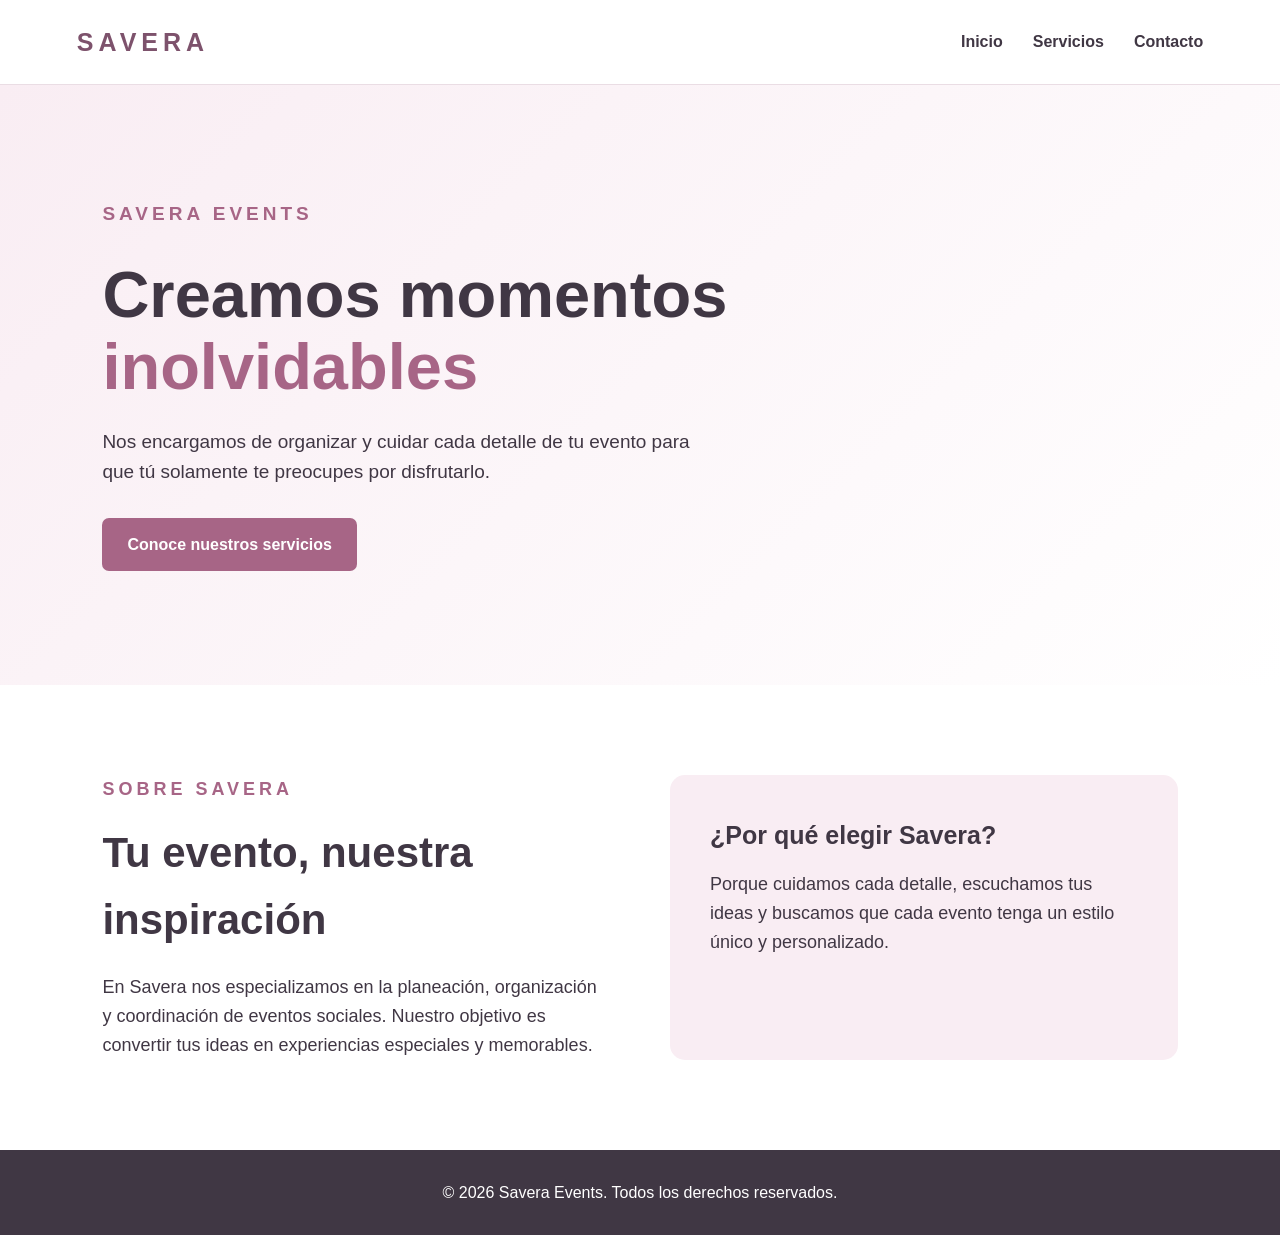
<file: index.html>
<!DOCTYPE html>
<html lang="es-MX">

<head>
    <meta charset="UTF-8">
    <meta name="viewport" content="width=device-width, initial-scale=1.0">
    <title>Savera | Organización de Eventos</title>

    <link rel="stylesheet" href="style.css">
</head>

<body>

    <header>
        <nav class="navbar">
            <div class="logo">SAVERA</div>

            <ul class="nav-links">
                <li><a href="index.html">Inicio</a></li>
                <li><a href="servicios.html">Servicios</a></li>
                <li><a href="contacto.html">Contacto</a></li>
            </ul>
        </nav>
    </header>

    <main>

        <section class="hero">
            <div class="hero-content">
                <p class="small-title">SAVERA EVENTS</p>

                <h1>
                    Creamos momentos
                    <span>inolvidables</span>
                </h1>

                <p>
                    Nos encargamos de organizar y cuidar cada detalle
                    de tu evento para que tú solamente te preocupes
                    por disfrutarlo.
                </p>

                <a href="servicios.html" class="btn">
                    Conoce nuestros servicios
                </a>
            </div>
        </section>

        <section class="about">
            <div>
                <p class="small-title">SOBRE SAVERA</p>

                <h2>
                    Tu evento, nuestra inspiración
                </h2>

                <p>
                    En Savera nos especializamos en la planeación,
                    organización y coordinación de eventos sociales.
                    Nuestro objetivo es convertir tus ideas en
                    experiencias especiales y memorables.
                </p>
            </div>

            <div class="about-box">
                <h3>¿Por qué elegir Savera?</h3>

                <p>
                    Porque cuidamos cada detalle, escuchamos tus ideas
                    y buscamos que cada evento tenga un estilo único
                    y personalizado.
                </p>
            </div>
        </section>

    </main>

    <footer>
        <p>© 2026 Savera Events. Todos los derechos reservados.</p>
    </footer>

    <script src="inicio.js"></script>

</body>
</html>
</file>
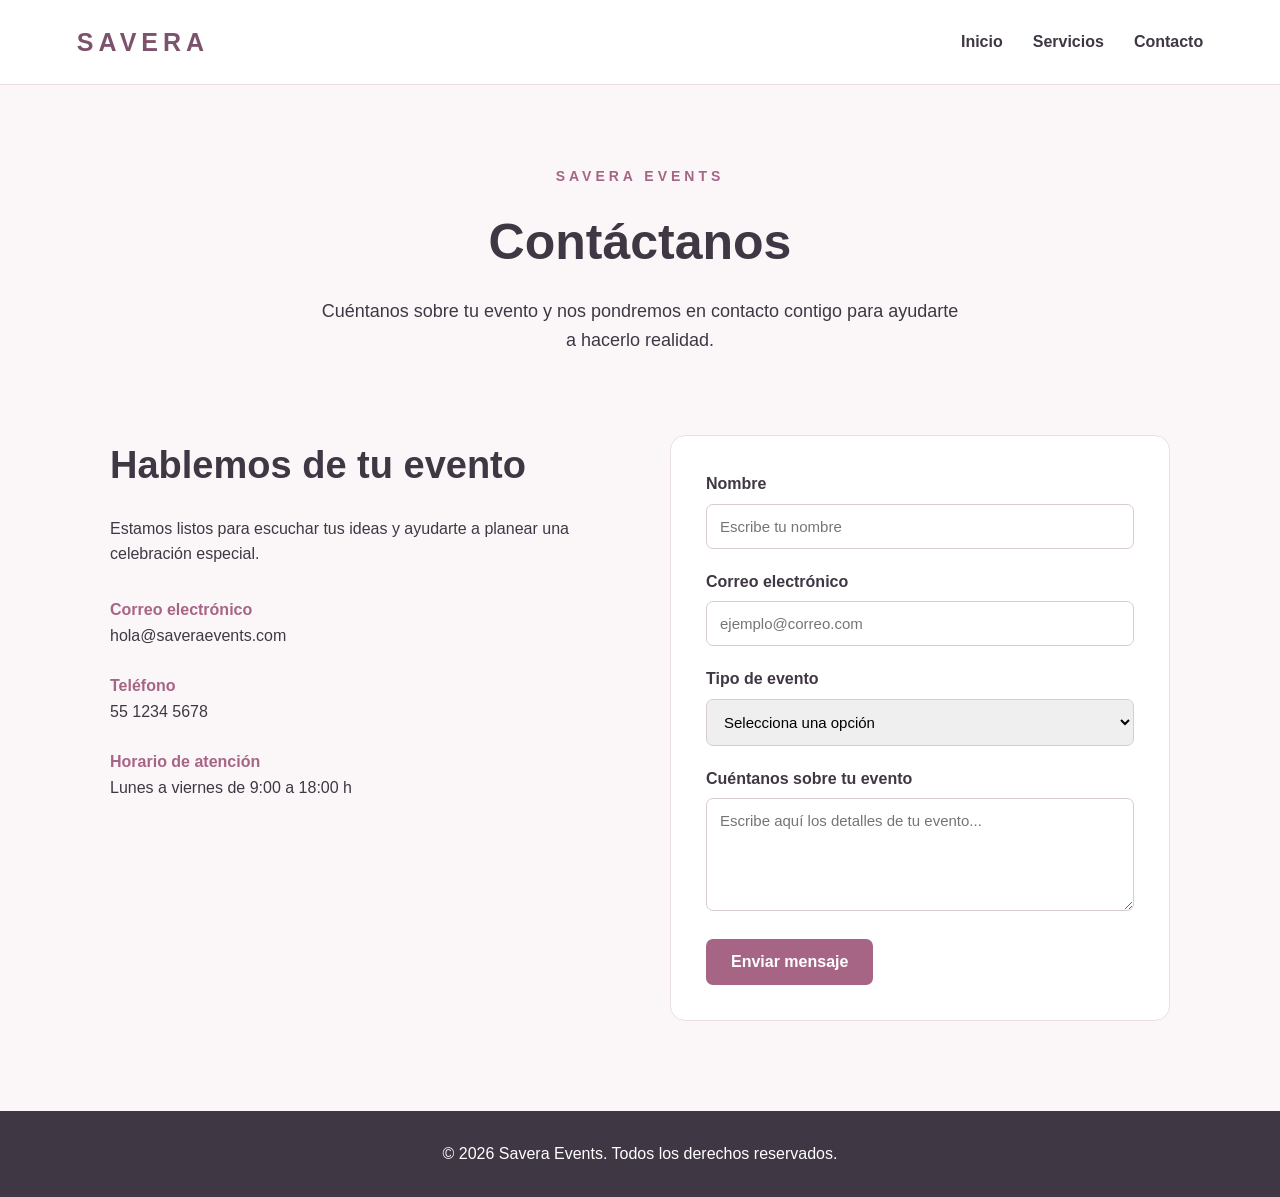
<file: contacto.html>
<!DOCTYPE html>
<html lang="es-MX">

<head>
    <meta charset="UTF-8">
    <meta name="viewport" content="width=device-width, initial-scale=1.0">

    <title>Savera | Contacto</title>

    <link rel="stylesheet" href="style.css">
</head>

<body>

    <header>
        <nav class="navbar">
            <div class="logo">SAVERA</div>

            <ul class="nav-links">
                <li><a href="index.html">Inicio</a></li>
                <li><a href="servicios.html">Servicios</a></li>
                <li><a href="contacto.html">Contacto</a></li>
            </ul>
        </nav>
    </header>

    <main>

        <section class="page-header">

            <p class="small-title">SAVERA EVENTS</p>

            <h1>Contáctanos</h1>

            <p>
                Cuéntanos sobre tu evento y nos pondremos en contacto
                contigo para ayudarte a hacerlo realidad.
            </p>

        </section>

        <section class="contact-section">

            <div class="contact-info">

                <h2>Hablemos de tu evento</h2>

                <p>
                    Estamos listos para escuchar tus ideas y ayudarte
                    a planear una celebración especial.
                </p>

                <div class="contact-item">
                    <strong>Correo electrónico</strong>
                    <p>hola@saveraevents.com</p>
                </div>

                <div class="contact-item">
                    <strong>Teléfono</strong>
                    <p>55 1234 5678</p>
                </div>

                <div class="contact-item">
                    <strong>Horario de atención</strong>
                    <p>Lunes a viernes de 9:00 a 18:00 h</p>
                </div>

            </div>

            <form id="contact-form" class="contact-form">

                <label for="nombre">Nombre</label>
                <input
                    type="text"
                    id="nombre"
                    name="nombre"
                    placeholder="Escribe tu nombre"
                    required
                >

                <label for="correo">Correo electrónico</label>
                <input
                    type="email"
                    id="correo"
                    name="correo"
                    placeholder="ejemplo@correo.com"
                    required
                >

                <label for="evento">Tipo de evento</label>
                <select id="evento" name="evento" required>

                    <option value="">
                        Selecciona una opción
                    </option>

                    <option value="boda">
                        Boda
                    </option>

                    <option value="cumpleanos">
                        Cumpleaños
                    </option>

                    <option value="graduacion">
                        Graduación
                    </option>

                    <option value="evento-social">
                        Evento social
                    </option>

                    <option value="otro">
                        Otro
                    </option>

                </select>

                <label for="mensaje">Cuéntanos sobre tu evento</label>

                <textarea
                    id="mensaje"
                    name="mensaje"
                    rows="5"
                    placeholder="Escribe aquí los detalles de tu evento..."
                    required
                ></textarea>

                <button type="submit" class="btn">
                    Enviar mensaje
                </button>

            </form>

        </section>

    </main>

    <footer>
        <p>© 2026 Savera Events. Todos los derechos reservados.</p>
    </footer>

    <script src="contacto.js"></script>

</body>
</html>
</file>
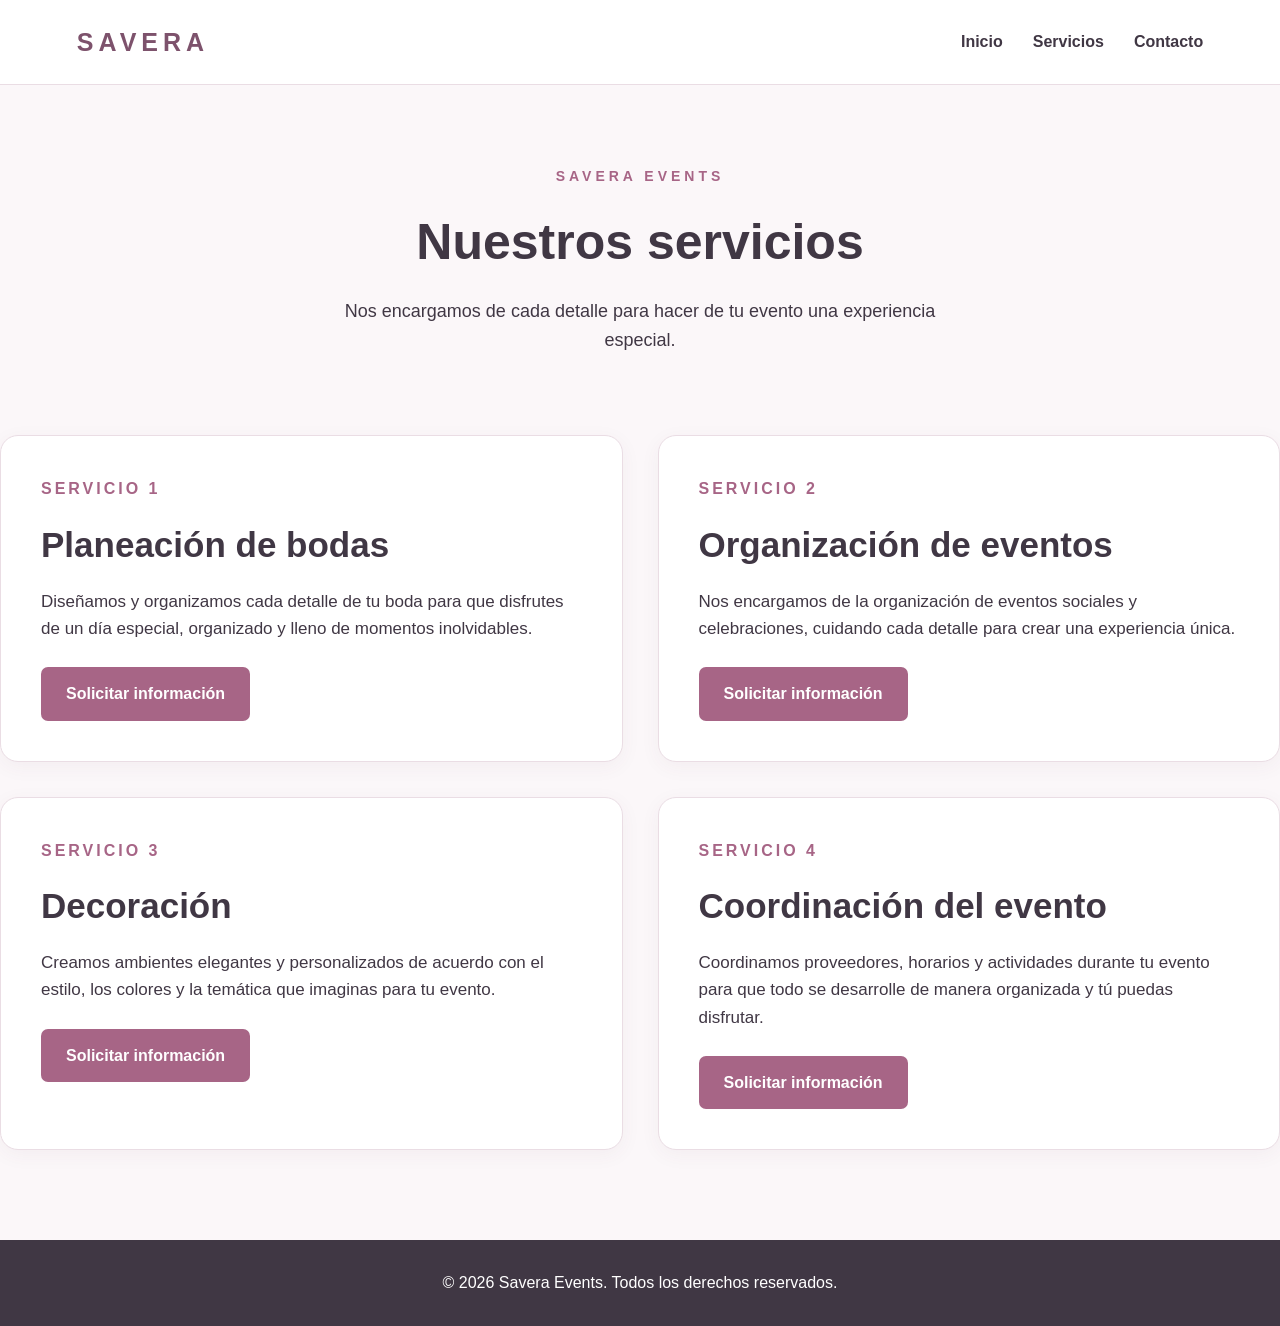
<file: servicios.html>
<!DOCTYPE html>
<html lang="es-MX">

<head>
    <meta charset="UTF-8">
    <meta name="viewport" content="width=device-width, initial-scale=1.0">

    <title>Savera | Servicios</title>

    <link rel="stylesheet" href="style.css">
</head>

<body>

    <header>
        <nav class="navbar">
            <div class="logo">SAVERA</div>

            <ul class="nav-links">
                <li><a href="index.html">Inicio</a></li>
                <li><a href="servicios.html">Servicios</a></li>
                <li><a href="contacto.html">Contacto</a></li>
            </ul>
        </nav>
    </header>

    <main>

        <section class="page-header">

            <p class="small-title">SAVERA EVENTS</p>

            <h1>Nuestros servicios</h1>

            <p>
                Nos encargamos de cada detalle para hacer de tu evento
                una experiencia especial.
            </p>

        </section>

        <section class="services-container" id="services-container">
        </section>

    </main>

    <footer>
        <p>© 2026 Savera Events. Todos los derechos reservados.</p>
    </footer>

    <script src="servicios.js"></script>

</body>
</html>
</file>
<file: style.css>
* {
    margin: 0;
    padding: 0;
    box-sizing: border-box;
}

body {
    font-family: Arial, Helvetica, sans-serif;
    background-color: #fbf7f9;
    color: #403744;
    line-height: 1.6;
}

/* NAVBAR */

.navbar {
    width: 100%;
    padding: 22px 6%;
    display: flex;
    justify-content: space-between;
    align-items: center;
    background-color: white;
    border-bottom: 1px solid #eadde4;
}

.logo {
    font-size: 25px;
    font-weight: bold;
    letter-spacing: 5px;
    color: #7d526c;
}

.nav-links {
    display: flex;
    gap: 30px;
    list-style: none;
}

.nav-links a {
    text-decoration: none;
    color: #403744;
    font-weight: 600;
}

.nav-links a:hover {
    color: #a76586;
}

/* HERO */

.hero {
    min-height: 600px;
    display: flex;
    align-items: center;
    padding: 80px 8%;
    background: linear-gradient(
        135deg,
        #f9edf3,
        #fff
    );
}

.hero-content {
    max-width: 700px;
}

.small-title {
    color: #a76586;
    font-size: 14px;
    font-weight: bold;
    letter-spacing: 4px;
    margin-bottom: 15px;
}

.hero h1 {
    font-size: 65px;
    line-height: 1.1;
    margin-bottom: 25px;
}

.hero h1 span {
    color: #a76586;
}

.hero p {
    font-size: 19px;
    margin-bottom: 30px;
    max-width: 620px;
}

/* BOTONES */

.btn {
    display: inline-block;
    padding: 14px 25px;
    border: none;
    border-radius: 7px;
    background-color: #a76586;
    color: white;
    text-decoration: none;
    font-size: 16px;
    font-weight: bold;
    cursor: pointer;
}

.btn:hover {
    background-color: #87516d;
}

/* SOBRE NOSOTROS */

.about {
    padding: 90px 8%;
    display: grid;
    grid-template-columns: 1fr 1fr;
    gap: 60px;
    background-color: white;
}

.about h2 {
    font-size: 42px;
    margin-bottom: 20px;
}

.about p {
    font-size: 18px;
}

.about-box {
    padding: 40px;
    background-color: #f9edf3;
    border-radius: 15px;
}

.about-box h3 {
    font-size: 25px;
    margin-bottom: 15px;
}

/* ENCABEZADOS */

.page-header {
    text-align: center;
    padding: 80px 20px 50px;
}

.page-header h1 {
    font-size: 50px;
    margin-bottom: 15px;
}

.page-header > p:last-child {
    max-width: 650px;
    margin: auto;
    font-size: 18px;
}

/* SERVICIOS */

.services-container {
    padding: 30px 0 90px;
    display: grid;
    grid-template-columns: 1fr 1fr;
    gap: 35px;
}

.service-card {
    background-color: white;
    border: 1px solid #eadde4;
    border-radius: 18px;
    padding: 40px;
    margin: 0;
    box-shadow: 0 5px 20px rgba(90, 60, 75, 0.05);
}

.service-number {
    color: #a76586;
    font-weight: bold;
    letter-spacing: 3px;
    margin-bottom: 15px;
}

.service-card h2 {
    font-size: 35px;
    margin-bottom: 15px;
}

.service-card p {
    font-size: 17px;
    margin-bottom: 25px;
}

/* CONTACTO */

.contact-section {
    max-width: 1100px;
    margin: 0 auto;
    padding: 30px 20px 90px;
    display: grid;
    grid-template-columns: 1fr 1fr;
    gap: 60px;
}

.contact-info h2 {
    font-size: 38px;
    margin-bottom: 20px;
}

.contact-info > p {
    margin-bottom: 30px;
}

.contact-item {
    margin-bottom: 25px;
}

.contact-item strong {
    color: #a76586;
}

.contact-form {
    background-color: white;
    padding: 35px;
    border-radius: 15px;
    border: 1px solid #eadde4;
}

.contact-form label {
    display: block;
    margin-bottom: 7px;
    font-weight: bold;
}

.contact-form input,
.contact-form select,
.contact-form textarea {
    width: 100%;
    padding: 13px;
    margin-bottom: 20px;
    border: 1px solid #d9cbd3;
    border-radius: 7px;
    font-family: inherit;
    font-size: 15px;
}

.contact-form textarea {
    resize: vertical;
}

/* FOOTER */

footer {
    padding: 30px;
    text-align: center;
    background-color: #403744;
    color: white;
}

/* RESPONSIVE */

@media (max-width: 800px) {

    .navbar {
        flex-direction: column;
        gap: 20px;
    }

    .nav-links {
        gap: 15px;
    }

    .hero h1 {
        font-size: 45px;
    }

    .about,
    .services-container,
    .contact-section {
        grid-template-columns: 1fr;
    }

    .page-header h1 {
        font-size: 40px;
    }
}
</file>
